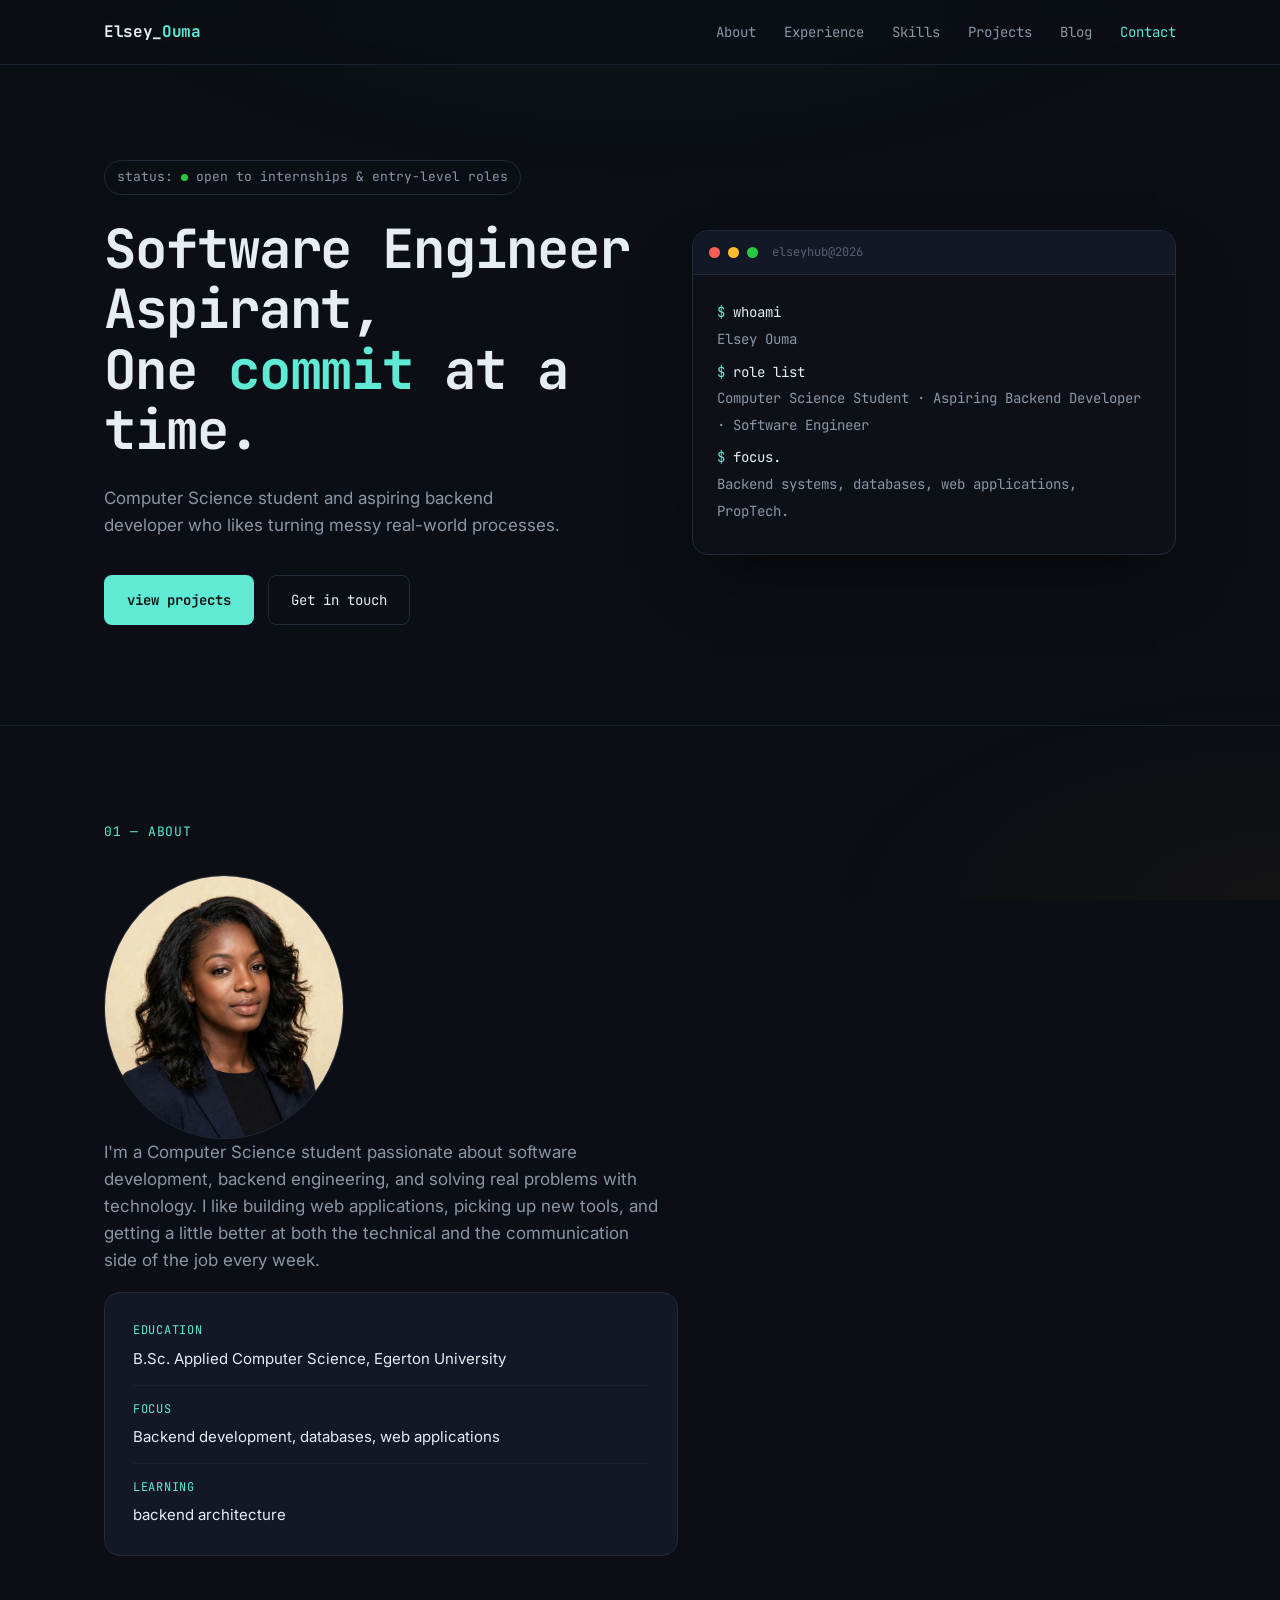
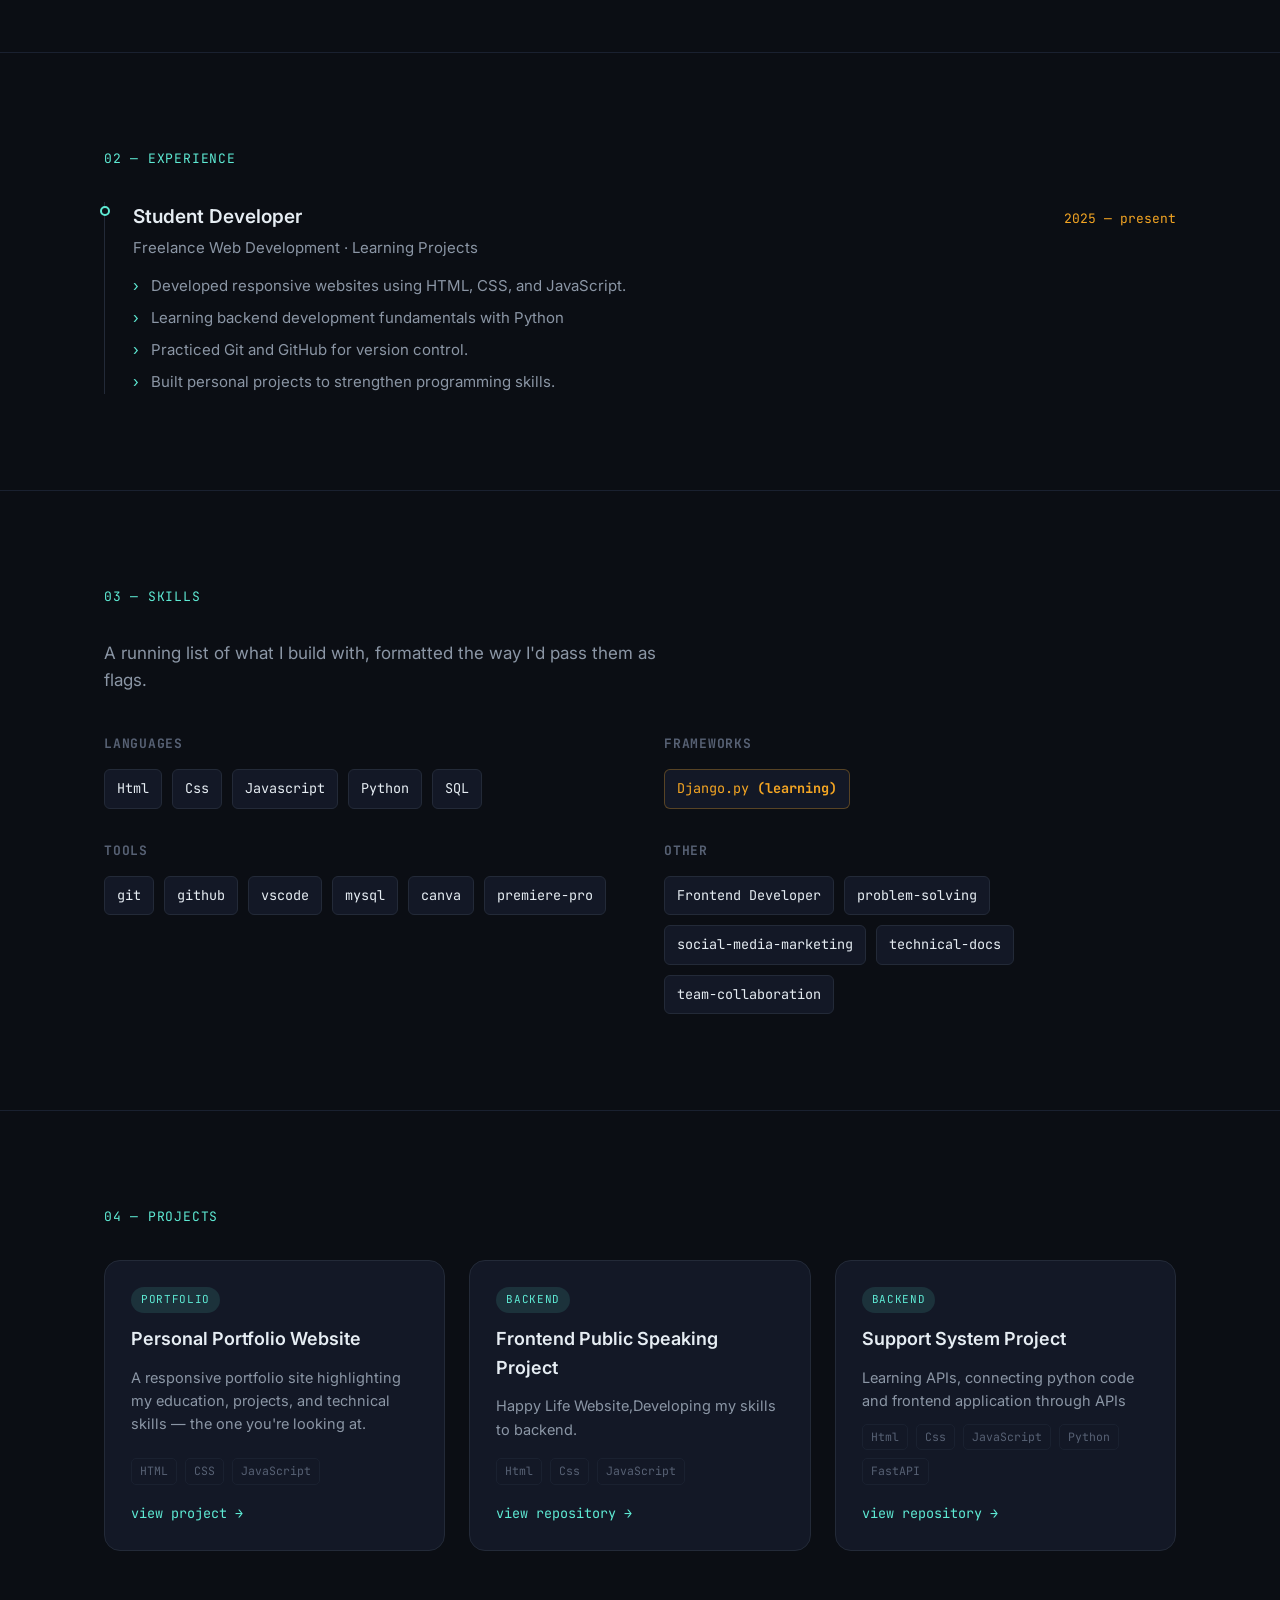
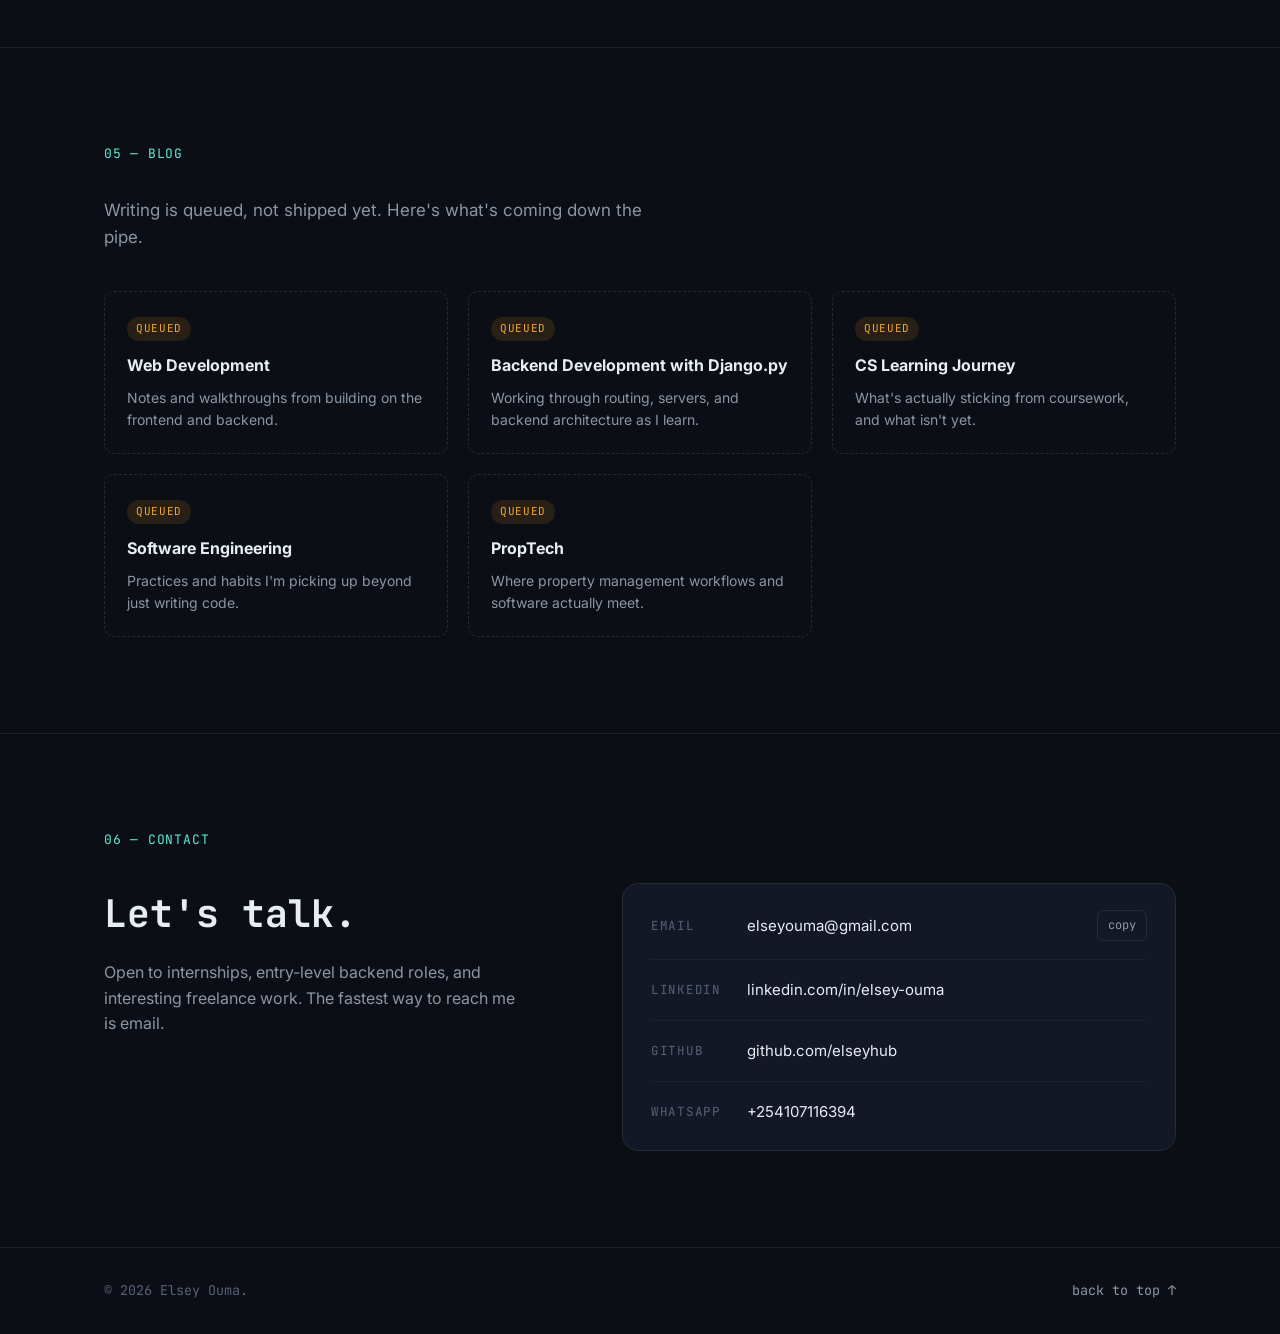
<file: index.html>
<!DOCTYPE html>
<html lang="en">
<head>
<meta charset="UTF-8">
<meta name="viewport" content="width=device-width, initial-scale=1.0">
<title>ElseyHub | Software Developer Portfolio</title>
<meta name="description" content="Explore my software development projects, programming skills, and journey in backend development, Python, JavaScript, and AI.">
<meta name="theme-color" content="black">
<link rel="icon" href="ElseyHub.jpeg" type="image/jpeg">
<link rel="preconnect" href="https://fonts.googleapis.com">
<link rel="preconnect" href="https://fonts.gstatic.com" crossorigin>
<link href="https://fonts.googleapis.com/css2?family=JetBrains+Mono:wght@400;500;600;700;800&family=Inter:wght@400;500;600;700&display=swap" rel="stylesheet">
<link rel="stylesheet" href="style.css">
</head>
<body>

<div class="noise-overlay" aria-hidden="true"></div>

<!-- ===== NAV ===== -->
<header class="nav" id="nav">
  <div class="nav-inner">
    <a href="#top" class="nav-brand">
      <span class="prompt"></span>Elsey_<span class="cursor-static">Ouma</span>
    </a>
    <nav class="nav-links" id="navLinks">
      <a href="#about" class="nav-link" >About</a>
      <a href="#experience" class="nav-link" >Experience</a>
      <a href="#skills" class="nav-link" >Skills</a>
      <a href="#projects" class="nav-link" >Projects</a>
      <a href="#blog" class="nav-link" >Blog</a>
      <a href="#contact" class="nav-link" >Contact</a>
    </nav>
    <button class="nav-toggle" id="navToggle" aria-label="Toggle navigation menu" aria-expanded="false">
      <span></span><span></span><span></span>
    </button>
  </div>
</header>

<main id="top">

  <!-- ===== HERO ===== -->
  <section class="hero">
    <div class="hero-inner">
      <div class="hero-text">
        <p class="eyebrow">status: <span class="status-dot" aria-hidden="true"></span> open to internships &amp; entry-level roles</p>
        <h1>Software Engineer Aspirant,<br> One <span class="accent">commit</span> at a time.</h1>
        <p class="hero-sub">Computer Science student and aspiring backend developer who likes turning messy real-world processes.</p>
        <div class="hero-cta">
          <a href="#projects" class="btn btn-primary">view projects</a>
          <a href="#contact" class="btn btn-ghost">Get in touch</a>
        </div>
      </div>

      <div class="terminal" role="img" aria-label="Terminal window introducing Elsey Ouma">
        <div class="terminal-bar">
          <span class="dot dot-r"></span><span class="dot dot-y"></span><span class="dot dot-g"></span>
          <span class="terminal-title">elseyhub@2026</span>
        </div>
        <div class="terminal-body" id="terminalBody">
          <!-- filled by JS typewriter -->
        </div>
      </div>
    </div>
  </section>

  <!-- ===== ABOUT ===== -->
  <section class="section" id="about">
    <div class="section-inner">
      <p class="section-label">01 — about</p>
      <div class="about-grid">
        <div class="about-copy reveal">
          <div class="about-avatar">
            <img src="ElseyHub.jpeg" alt="Elsey Ouma" class="profile-circle">
          </div>
          <div>
            <p>I'm a Computer Science student passionate about software development, backend engineering, and solving real problems with technology. I like building web applications, picking up new tools, and getting a little better at both the technical and the communication side of the job every week.</p>
          </div>
        <aside class="about-facts reveal">
          <dl>
            <div class="fact">
              <dt>education</dt>
              <dd>B.Sc. Applied Computer Science, Egerton University <span class="muted"></span></dd>
            </div>
            <div class="fact">
              <dt>focus</dt>
              <dd>Backend development, databases, web applications</dd>
            </div>
            <div class="fact">
              <dt>learning</dt>
              <dd>backend architecture</dd>
            </div>
          </dl>
        </aside>
      </div>
    </div>
  </section>

  <!-- ===== EXPERIENCE ===== -->
  <section class="section" id="experience">
    <div class="section-inner">
      <p class="section-label">02 — experience</p>
      <ol class="timeline">
        <li class="timeline-item reveal">
          <div class="timeline-marker"></div>
          <div class="timeline-content">
            <div class="timeline-head">
              <h3>Student Developer</h3>
              <span class="timeline-date">2025 — present</span>
            </div>
            <p class="timeline-org">Freelance Web Development · Learning Projects</p>
            <ul>
              <li>Developed responsive websites using HTML, CSS, and JavaScript.</li>
              <li>Learning backend development fundamentals with Python</li>
              <li>Practiced Git and GitHub for version control.</li>
              <li>Built personal projects to strengthen programming skills.</li>
            </ul>
          </div>
        </li>
      </ol>
    </div>
  </section>

  <!-- ===== SKILLS ===== -->
  <section class="section" id="skills">
    <div class="section-inner">
      <p class="section-label">03 — skills</p>
      <p class="section-intro reveal">A running list of what I build with, formatted the way I'd pass them as flags.</p>

      <div class="skills-grid reveal">
        <div class="skill-group">
          <h3>languages</h3>
          <div class="flags">
            <span class="flag">Html</span>
            <span class="flag">Css</span>
            <span class="flag">Javascript</span>
            <span class="flag">Python</span>
            <span class="flag">SQL</span>
          </div>
        </div>
        <div class="skill-group">
          <h3>frameworks</h3>
          <div class="flags">
            <span class="flag flag-learning">Django.py <strong>(learning)</strong></span>
          </div>
        </div>
        <div class="skill-group">
          <h3>tools</h3>
          <div class="flags">
            <span class="flag">git</span>
            <span class="flag">github</span>
            <span class="flag">vscode</span>
            <span class="flag">mysql</span>
            <span class="flag">canva</span>
            <span class="flag">premiere-pro</span>
          </div>
        </div>
        <div class="skill-group">
          <h3>other</h3>
          <div class="flags">
            <span class="flag">Frontend Developer</span>
            <span class="flag">problem-solving</span>
            <span class="flag">social-media-marketing</span>
            <span class="flag">technical-docs</span>
            <span class="flag">team-collaboration</span>
          </div>
        </div>
      </div>
    </div>
  </section>

  <!-- ===== PROJECTS ===== -->
  <section class="section" id="projects">
    <div class="section-inner">
      <p class="section-label">04 — projects</p>
      <div class="projects-grid">

        <article class="project-card reveal">
          <div class="project-top">
            <span class="project-tag">portfolio</span>
          </div>
          <h3>Personal Portfolio Website</h3>
          <p>A responsive portfolio site highlighting my education, projects, and technical skills — the one you're looking at.</p>
          <div class="project-stack">
            <span>HTML</span><span>CSS</span><span>JavaScript</span>
          </div>
          <a href="https://elseyhub.vercel.app" class="project-link">view project →</a>
        </article>

        <article class="project-card reveal">
          <div class="project-top">
            <span class="project-tag">backend</span>
          </div>
          <h3>Frontend Public Speaking Project</h3>
          <p>Happy Life Website,Developing my skills to backend.</p>
          <div class="project-stack">
            <span>Html</span><span>Css</span><span>JavaScript</span>
          </div>
          <a href="https://happylife-sigma.vercel.app" class="project-link">view repository →</a>
        </article>

           <article class="project-card reveal">
          <div class="project-top">
            <span class="project-tag">backend</span>
          </div>
          <h3>Support System Project</h3>
          <p>Learning APIs, connecting python code and frontend application through APIs</p>
          <div class="project-stack">
            <span>Html</span><span>Css</span><span>JavaScript</span><span>Python</span><span>FastAPI</span>
          </div>
          <a href="https://supportsystem-gules.vercel.app/" class="project-link">view repository →</a>
        </article>
      </div>
    </div>
  </section>

  <!-- ===== BLOG ===== -->
  <section class="section" id="blog">
    <div class="section-inner">
      <p class="section-label">05 — blog</p>
      <p class="section-intro reveal">Writing is queued, not shipped yet. Here's what's coming down the pipe.</p>

      <div class="blog-grid">
        <article class="blog-card reveal">
          <span class="blog-status">queued</span>
          <h3>Web Development</h3>
          <p>Notes and walkthroughs from building on the frontend and backend.</p>
        </article>
        <article class="blog-card reveal">
          <span class="blog-status">queued</span>
          <h3>Backend Development with Django.py</h3>
          <p>Working through routing, servers, and backend architecture as I learn.</p>
        </article>
        <article class="blog-card reveal">
          <span class="blog-status">queued</span>
          <h3>CS Learning Journey</h3>
          <p>What's actually sticking from coursework, and what isn't yet.</p>
        </article>
        <article class="blog-card reveal">
          <span class="blog-status">queued</span>
          <h3>Software Engineering</h3>
          <p>Practices and habits I'm picking up beyond just writing code.</p>
        </article>
        <article class="blog-card reveal">
          <span class="blog-status">queued</span>
          <h3>PropTech</h3>
          <p>Where property management workflows and software actually meet.</p>
        </article>
      </div>
    </div>
  </section>

  <!-- ===== CONTACT ===== -->
  <section class="section" id="contact">
    <div class="section-inner">
      <p class="section-label">06 — contact</p>
      <div class="contact-grid">
        <div class="contact-copy reveal">
          <h2>Let's talk.</h2>
          <p>Open to internships, entry-level backend roles, and interesting freelance work. The fastest way to reach me is email.</p>
        </div>
        <div class="contact-links reveal">
          <div class="contact-row">
            <span class="contact-key">Email</span>
            <a href="mailto:elseyouma@gmail.com" class="contact-value" id="emailLink">elseyouma@gmail.com</a>
            <button class="copy-btn" id="copyEmailBtn" type="button" aria-label="Copy email address">copy</button>
          </div>
          <div class="contact-row">
            <span class="contact-key">linkedin</span>
            <a href="https://www.linkedin.com/in/elsey-ouma-20b757355" class="contact-value" target="_blank">linkedin.com/in/elsey-ouma</a>
          </div>
          <div class="contact-row">
            <span class="contact-key">github</span>
            <a href="https://github.com/elseyhub" class="contact-value" target="_blank">github.com/elseyhub</a>
          </div>
          <div class="contact-row">
            <span class="contact-key">WhatsApp</span>
            <a href="https://wa.me/254107116394" class="contact-value" target="_blank">+254107116394</a>
          </div>
        </div>
      </div>
    </div>
  </section>

</main>

<footer class="footer">
  <div class="footer-inner">
    <p>&copy; <span id="year"></span> Elsey Ouma.</p>
    <a href="#top" class="back-to-top">back to top ↑</a>
  </div>
</footer>

<script src="script.js"></script>
</body>
</html>
</file>
<file: style.css>
:root {
  --bg: #0b0e14;
  --bg-elevated: #131826;
  --bg-terminal: #0d1117;
  --border: #232a38;
  --border-soft: #1a2130;
  --text: #e6edf3;
  --text-muted: #8b96a5;
  --text-faint: #576174;
  --accent: #5eead4;
  --accent-soft: rgba(94, 234, 212, 0.12);
  --accent-2: #f5a623;
  --accent-2-soft: rgba(245, 166, 35, 0.12);
  --red: #ff5f57;
  --yellow: #febc2e;
  --green: #28c840;

  --font-mono: 'JetBrains Mono', ui-monospace, 'SF Mono', monospace;
  --font-body: 'Inter', system-ui, -apple-system, sans-serif;

  --max-width: 1120px;
  --radius: 10px;
  --radius-lg: 16px;

  --ease: cubic-bezier(0.16, 1, 0.3, 1);
}

@media (prefers-reduced-motion: reduce) {
  *, *::before, *::after {
    animation-duration: 0.01ms !important;
    animation-iteration-count: 1 !important;
    transition-duration: 0.01ms !important;
    scroll-behavior: auto !important;
  }
}

/* =========================================================
   RESET
   ========================================================= */
* { box-sizing: border-box; margin: 0; padding: 0; }

html {
  scroll-behavior: smooth;
  scroll-padding-top: 88px;
}

body {
  background: var(--bg);
  color: var(--text);
  font-family: var(--font-body);
  line-height: 1.6;
  -webkit-font-smoothing: antialiased;
  overflow-x: hidden;
}

a { color: inherit; text-decoration: none; }
ul, ol { list-style: none; }
img { max-width: 100%; display: block; }
button { font: inherit; cursor: pointer; border: none; background: none; color: inherit; }

::selection { background: var(--accent); color: #06110f; }

:focus-visible {
  outline: 2px solid var(--accent);
  outline-offset: 3px;
  border-radius: 4px;
}

/* subtle grain / vignette so the dark bg doesn't feel flat */
.noise-overlay {
  position: fixed;
  inset: 0;
  pointer-events: none;
  z-index: 1;
  background:
    radial-gradient(ellipse 80% 50% at 50% -10%, rgba(94, 234, 212, 0.06), transparent 60%),
    radial-gradient(ellipse 60% 40% at 100% 100%, rgba(245, 166, 35, 0.04), transparent 60%);
}

/* =========================================================
   LAYOUT HELPERS
   ========================================================= */
.section-inner, .nav-inner, .hero-inner, .footer-inner {
  max-width: var(--max-width);
  margin: 0 auto;
  padding-left: 24px;
  padding-right: 24px;
}

.section { padding: 96px 0; border-top: 1px solid var(--border-soft); }
.section-label {
  font-family: var(--font-mono);
  font-size: 13px;
  letter-spacing: 0.06em;
  color: var(--accent);
  margin-bottom: 32px;
  text-transform: uppercase;
}
.section-intro { color: var(--text-muted); max-width: 560px; margin-bottom: 40px; font-size: 17px; }
.muted { color: var(--text-muted); }

.reveal {
  opacity: 0;
  transform: translateY(16px);
  transition: opacity 0.6s var(--ease), transform 0.6s var(--ease);
}
.reveal.is-visible { opacity: 1; transform: translateY(0); }

/* =========================================================
   NAV
   ========================================================= */
.nav {
  position: fixed;
  top: 0; left: 0; right: 0;
  z-index: 100;
  background: rgba(11, 14, 20, 0.72);
  backdrop-filter: blur(10px);
  border-bottom: 1px solid var(--border-soft);
}
.nav-inner {
  display: flex;
  align-items: center;
  justify-content: space-between;
  height: 64px;
}
.nav-brand {
  font-family: var(--font-mono);
  font-weight: 700;
  font-size: 16px;
  letter-spacing: -0.02em;
}
.nav-brand .prompt { color: var(--text-faint); }
.cursor-static { color: var(--accent); }

.nav-links {
  display: flex;
  gap: 28px;
  font-family: var(--font-mono);
  font-size: 14px;
}
.nav-link {
  color: var(--text-muted);
  position: relative;
  padding: 6px 0;
  transition: color 0.2s var(--ease);
}
.nav-link:hover, .nav-link.active { color: var(--accent); }

.nav-toggle {
  display: none;
  flex-direction: column;
  gap: 5px;
  width: 28px;
}
.nav-toggle span {
  height: 2px;
  background: var(--text);
  border-radius: 2px;
  transition: transform 0.25s var(--ease), opacity 0.25s var(--ease);
}
.nav-toggle[aria-expanded="true"] span:nth-child(1) { transform: translateY(7px) rotate(45deg); }
.nav-toggle[aria-expanded="true"] span:nth-child(2) { opacity: 0; }
.nav-toggle[aria-expanded="true"] span:nth-child(3) { transform: translateY(-7px) rotate(-45deg); }


  /*HERO*/
   
.hero {
  padding: 160px 0 100px;
  position: relative;
  z-index: 2;
}
.hero-inner {
  display: grid;
  grid-template-columns: 1.1fr 1fr;
  gap: 56px;
  align-items: center;
}

.eyebrow {
  font-family: var(--font-mono);
  font-size: 13px;
  color: var(--text-muted);
  display: inline-flex;
  align-items: center;
  gap: 8px;
  margin-bottom: 24px;
  padding: 6px 12px;
  border: 1px solid var(--border);
  border-radius: 999px;
}
.status-dot {
  width: 7px; height: 7px;
  border-radius: 50%;
  background: var(--green);
  box-shadow: 0 0 0 0 rgba(40, 200, 64, 0.6);
  animation: pulse 2s infinite;
}
@keyframes pulse {
  0% { box-shadow: 0 0 0 0 rgba(40, 200, 64, 0.5); }
  70% { box-shadow: 0 0 0 6px rgba(40, 200, 64, 0); }
  100% { box-shadow: 0 0 0 0 rgba(40, 200, 64, 0); }
}

.hero-text h1 {
  font-family: var(--font-mono);
  font-size: clamp(34px, 4.6vw, 54px);
  font-weight: 700;
  line-height: 1.12;
  letter-spacing: -0.02em;
  margin-bottom: 24px;
}
.hero-text .accent { color: var(--accent); }

.hero-sub {
  color: var(--text-muted);
  font-size: 17px;
  max-width: 460px;
  margin-bottom: 36px;
}

.hero-cta { display: flex; gap: 14px; flex-wrap: wrap; }

.btn {
  font-family: var(--font-mono);
  font-size: 14px;
  padding: 13px 22px;
  border-radius: 8px;
  border: 1px solid transparent;
  transition: transform 0.2s var(--ease), background 0.2s var(--ease), border-color 0.2s var(--ease);
  display: inline-block;
}
.btn:hover { transform: translateY(-2px); }
.btn-primary { background: var(--accent); color: #06110f; font-weight: 600; }
.btn-primary:hover { background: #7ff2df; }
.btn-ghost { border-color: var(--border); color: var(--text); }
.btn-ghost:hover { border-color: var(--accent); color: var(--accent); }

/* Terminal card */
.terminal {
  background: var(--bg-terminal);
  border: 1px solid var(--border);
  border-radius: var(--radius-lg);
  overflow: hidden;
  box-shadow: 0 30px 60px -20px rgba(0,0,0,0.6);
}
.terminal-bar {
  display: flex;
  align-items: center;
  gap: 8px;
  padding: 12px 16px;
  background: var(--bg-elevated);
  border-bottom: 1px solid var(--border);
}
.dot { width: 11px; height: 11px; border-radius: 50%; }
.dot-r { background: var(--red); }
.dot-y { background: var(--yellow); }
.dot-g { background: var(--green); }
.terminal-title {
  font-family: var(--font-mono);
  font-size: 12px;
  color: var(--text-faint);
  margin-left: 6px;
}
.terminal-body {
  padding: 24px;
  font-family: var(--font-mono);
  font-size: 14px;
  min-height: 260px;
  line-height: 1.9;
}
.terminal-body .line { white-space: pre-wrap; word-break: break-word; }
.terminal-body .prompt-sign { color: var(--accent); }
.terminal-body .cmd { color: var(--text); }
.terminal-body .out { color: var(--text-muted); display: block; margin-bottom: 6px; }
.terminal-body .out-accent { color: var(--accent-2); }
.terminal-cursor {
  display: inline-block;
  width: 8px;
  height: 16px;
  background: var(--accent);
  vertical-align: middle;
  animation: blink 1s step-end infinite;
}
@keyframes blink { 50% { opacity: 0; } }

/* =========================================================
   ABOUT
   ========================================================= */
.about-grid {
  display: grid;
  grid-template-columns: 1.3fr 1fr;
  gap: 56px;
}
.about-copy p {
  color: var(--text-muted);
  font-size: 17px;
  margin-bottom: 18px;
  max-width: 560px;
}
.profile-circle {
  width: 100%;
  max-width: 240px;
  border-radius: 50%;
  border: 1px solid var(--border);
}
.about-facts {
  background: var(--bg-elevated);
  border: 1px solid var(--border);
  border-radius: var(--radius-lg);
  padding: 28px;
}
.fact { padding: 14px 0; border-bottom: 1px solid var(--border-soft); }
.fact:last-child { border-bottom: none; padding-bottom: 0; }
.fact:first-child { padding-top: 0; }
.fact dt {
  font-family: var(--font-mono);
  font-size: 12px;
  color: var(--accent);
  text-transform: uppercase;
  letter-spacing: 0.06em;
  margin-bottom: 6px;
}
.fact dd { font-size: 15px; color: var(--text); }

/* =========================================================
   EXPERIENCE / TIMELINE
   ========================================================= */
.timeline {
  position: relative;
  padding-left: 28px;
  border-left: 1px solid var(--border);
}
.timeline-item { position: relative; padding-bottom: 48px; }
.timeline-item:last-child { padding-bottom: 0; }
.timeline-marker {
  position: absolute;
  left: -33px;
  top: 4px;
  width: 10px; height: 10px;
  border-radius: 50%;
  background: var(--bg);
  border: 2px solid var(--accent);
}
.timeline-head {
  display: flex;
  justify-content: space-between;
  align-items: baseline;
  flex-wrap: wrap;
  gap: 8px;
  margin-bottom: 4px;
}
.timeline-head h3 { font-size: 19px; font-weight: 600; }
.timeline-date {
  font-family: var(--font-mono);
  font-size: 13px;
  color: var(--accent-2);
}
.timeline-org { color: var(--text-muted); font-size: 15px; margin-bottom: 14px; }
.timeline-content ul { display: flex; flex-direction: column; gap: 8px; max-width: 640px; }
.timeline-content li {
  color: var(--text-muted);
  font-size: 15px;
  position: relative;
  padding-left: 18px;
}
.timeline-content li::before {
  content: "›";
  position: absolute;
  left: 0;
  color: var(--accent);
}

/* =========================================================
   SKILLS
   ========================================================= */
.skills-grid {
  display: grid;
  grid-template-columns: repeat(2, 1fr);
  gap: 32px 48px;
}
.skill-group h3 {
  font-family: var(--font-mono);
  font-size: 13px;
  color: var(--text-faint);
  text-transform: uppercase;
  letter-spacing: 0.06em;
  margin-bottom: 14px;
}
.flags { display: flex; flex-wrap: wrap; gap: 10px; }
.flag {
  font-family: var(--font-mono);
  font-size: 13.5px;
  padding: 8px 12px;
  border-radius: 6px;
  background: var(--bg-elevated);
  border: 1px solid var(--border);
  color: var(--text);
  transition: border-color 0.2s var(--ease), color 0.2s var(--ease), transform 0.2s var(--ease);
}
.flag:hover { border-color: var(--accent); color: var(--accent); transform: translateY(-2px); }
.flag-learning { color: var(--accent-2); border-color: rgba(245,166,35,0.3); }
.flag-learning em { font-style: normal; color: var(--text-faint); }

/* =========================================================
   PROJECTS
   ========================================================= */
.projects-grid {
  display: grid;
  grid-template-columns: repeat(3, 1fr);
  gap: 24px;
}
.project-card {
  background: var(--bg-elevated);
  border: 1px solid var(--border);
  border-radius: var(--radius-lg);
  padding: 26px;
  display: flex;
  flex-direction: column;
  gap: 12px;
  transition: transform 0.25s var(--ease), border-color 0.25s var(--ease);
}
.project-card:hover { transform: translateY(-4px); border-color: var(--accent); }
.project-top { display: flex; justify-content: space-between; }
.project-tag {
  font-family: var(--font-mono);
  font-size: 11px;
  text-transform: uppercase;
  letter-spacing: 0.06em;
  color: var(--accent);
  background: var(--accent-soft);
  padding: 4px 10px;
  border-radius: 999px;
}
.project-card h3 { font-size: 18px; font-weight: 600; }
.project-card p { color: var(--text-muted); font-size: 14.5px; flex-grow: 1; }
.project-stack { display: flex; gap: 8px; flex-wrap: wrap; }
.project-stack span {
  font-family: var(--font-mono);
  font-size: 11.5px;
  color: var(--text-faint);
  border: 1px solid var(--border-soft);
  padding: 3px 8px;
  border-radius: 5px;
}
.project-link {
  font-family: var(--font-mono);
  font-size: 13.5px;
  color: var(--accent);
  margin-top: 6px;
}
.project-link:hover { text-decoration: underline; }

/* =========================================================
   BLOG
   ========================================================= */
.blog-grid {
  display: grid;
  grid-template-columns: repeat(3, 1fr);
  gap: 20px;
}
.blog-card {
  border: 1px dashed var(--border);
  border-radius: var(--radius);
  padding: 22px;
  transition: border-color 0.2s var(--ease);
}
.blog-card:hover { border-color: var(--accent-2); }
.blog-status {
  font-family: var(--font-mono);
  font-size: 11px;
  color: var(--accent-2);
  background: var(--accent-2-soft);
  padding: 3px 9px;
  border-radius: 999px;
  display: inline-block;
  margin-bottom: 12px;
  text-transform: uppercase;
  letter-spacing: 0.06em;
}
.blog-card h3 { font-size: 16px; margin-bottom: 8px; }
.blog-card p { color: var(--text-muted); font-size: 14px; }

/* =========================================================
   CONTACT
   ========================================================= */
.contact-grid {
  display: grid;
  grid-template-columns: 1fr 1.2fr;
  gap: 56px;
  align-items: start;
}
.contact-copy h2 {
  font-family: var(--font-mono);
  font-size: clamp(28px, 3.4vw, 38px);
  margin-bottom: 16px;
}
.contact-copy p { color: var(--text-muted); font-size: 16px; max-width: 420px; }

.contact-links {
  background: var(--bg-elevated);
  border: 1px solid var(--border);
  border-radius: var(--radius-lg);
  padding: 8px 28px;
}
.contact-row {
  display: flex;
  align-items: center;
  gap: 16px;
  padding: 18px 0;
  border-bottom: 1px solid var(--border-soft);
}
.contact-row:last-child { border-bottom: none; }
.contact-key {
  font-family: var(--font-mono);
  font-size: 12.5px;
  color: var(--text-faint);
  text-transform: uppercase;
  letter-spacing: 0.06em;
  width: 80px;
  flex-shrink: 0;
}
.contact-value { font-size: 15px; transition: color 0.2s var(--ease); flex-grow: 1; }
.contact-value:hover { color: var(--accent); }
.copy-btn {
  font-family: var(--font-mono);
  font-size: 12px;
  color: var(--text-muted);
  border: 1px solid var(--border);
  padding: 5px 10px;
  border-radius: 6px;
  transition: border-color 0.2s var(--ease), color 0.2s var(--ease);
}
.copy-btn:hover { border-color: var(--accent); color: var(--accent); }
.copy-btn.copied { color: var(--green); border-color: var(--green); }

/* =========================================================
   FOOTER
   ========================================================= */
.footer { border-top: 1px solid var(--border-soft); padding: 32px 0; }
.footer-inner {
  display: flex;
  justify-content: space-between;
  align-items: center;
  flex-wrap: wrap;
  gap: 12px;
}
.footer p { color: var(--text-faint); font-size: 13.5px; font-family: var(--font-mono); }
.back-to-top { font-family: var(--font-mono); font-size: 13.5px; color: var(--text-muted); }
.back-to-top:hover { color: var(--accent); }

/* =========================================================
   RESPONSIVE
   ========================================================= */
@media (max-width: 900px) {
  .hero-inner { grid-template-columns: 1fr; }
  .about-grid { grid-template-columns: 1fr; }
  .contact-grid { grid-template-columns: 1fr; }
  .projects-grid { grid-template-columns: 1fr 1fr; }
  .blog-grid { grid-template-columns: 1fr 1fr; }
  .skills-grid { grid-template-columns: 1fr; }
}

@media (max-width: 640px) {
  .nav-links {
    position: fixed;
    top: 64px; left: 0; right: 0;
    background: var(--bg-elevated);
    border-bottom: 1px solid var(--border);
    flex-direction: column;
    gap: 0;
    padding: 8px 24px;
    transform: translateY(-120%);
    opacity: 0;
    transition: transform 0.3s var(--ease), opacity 0.3s var(--ease);
  }
  .nav-links.open { transform: translateY(0); opacity: 1; }
  .nav-links a { padding: 14px 0; border-bottom: 1px solid var(--border-soft); }
  .nav-toggle { display: flex; }

  .hero { padding: 120px 0 64px; }
  .projects-grid { grid-template-columns: 1fr; }
  .blog-grid { grid-template-columns: 1fr; }
  .section { padding: 64px 0; }
  .timeline-head { flex-direction: column; align-items: flex-start; }
  .contact-row { flex-wrap: wrap; }
}
</file>
